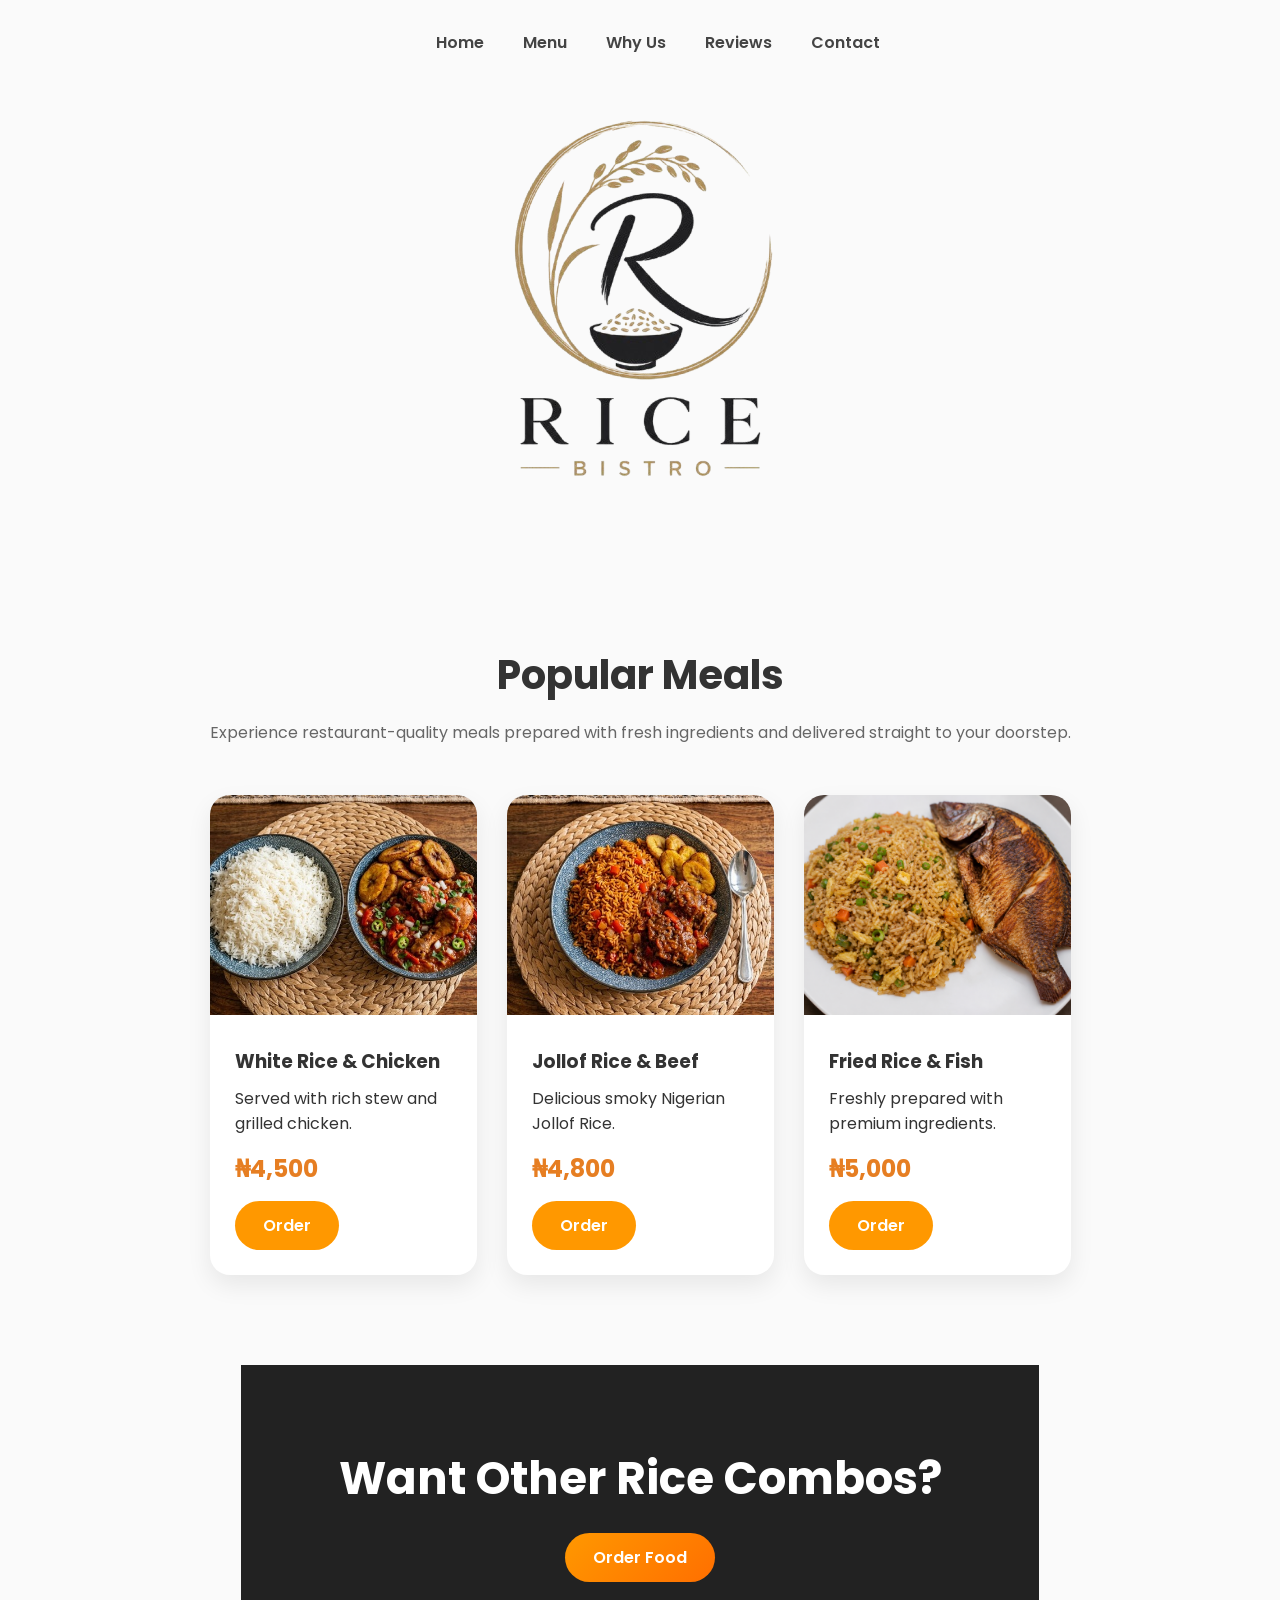
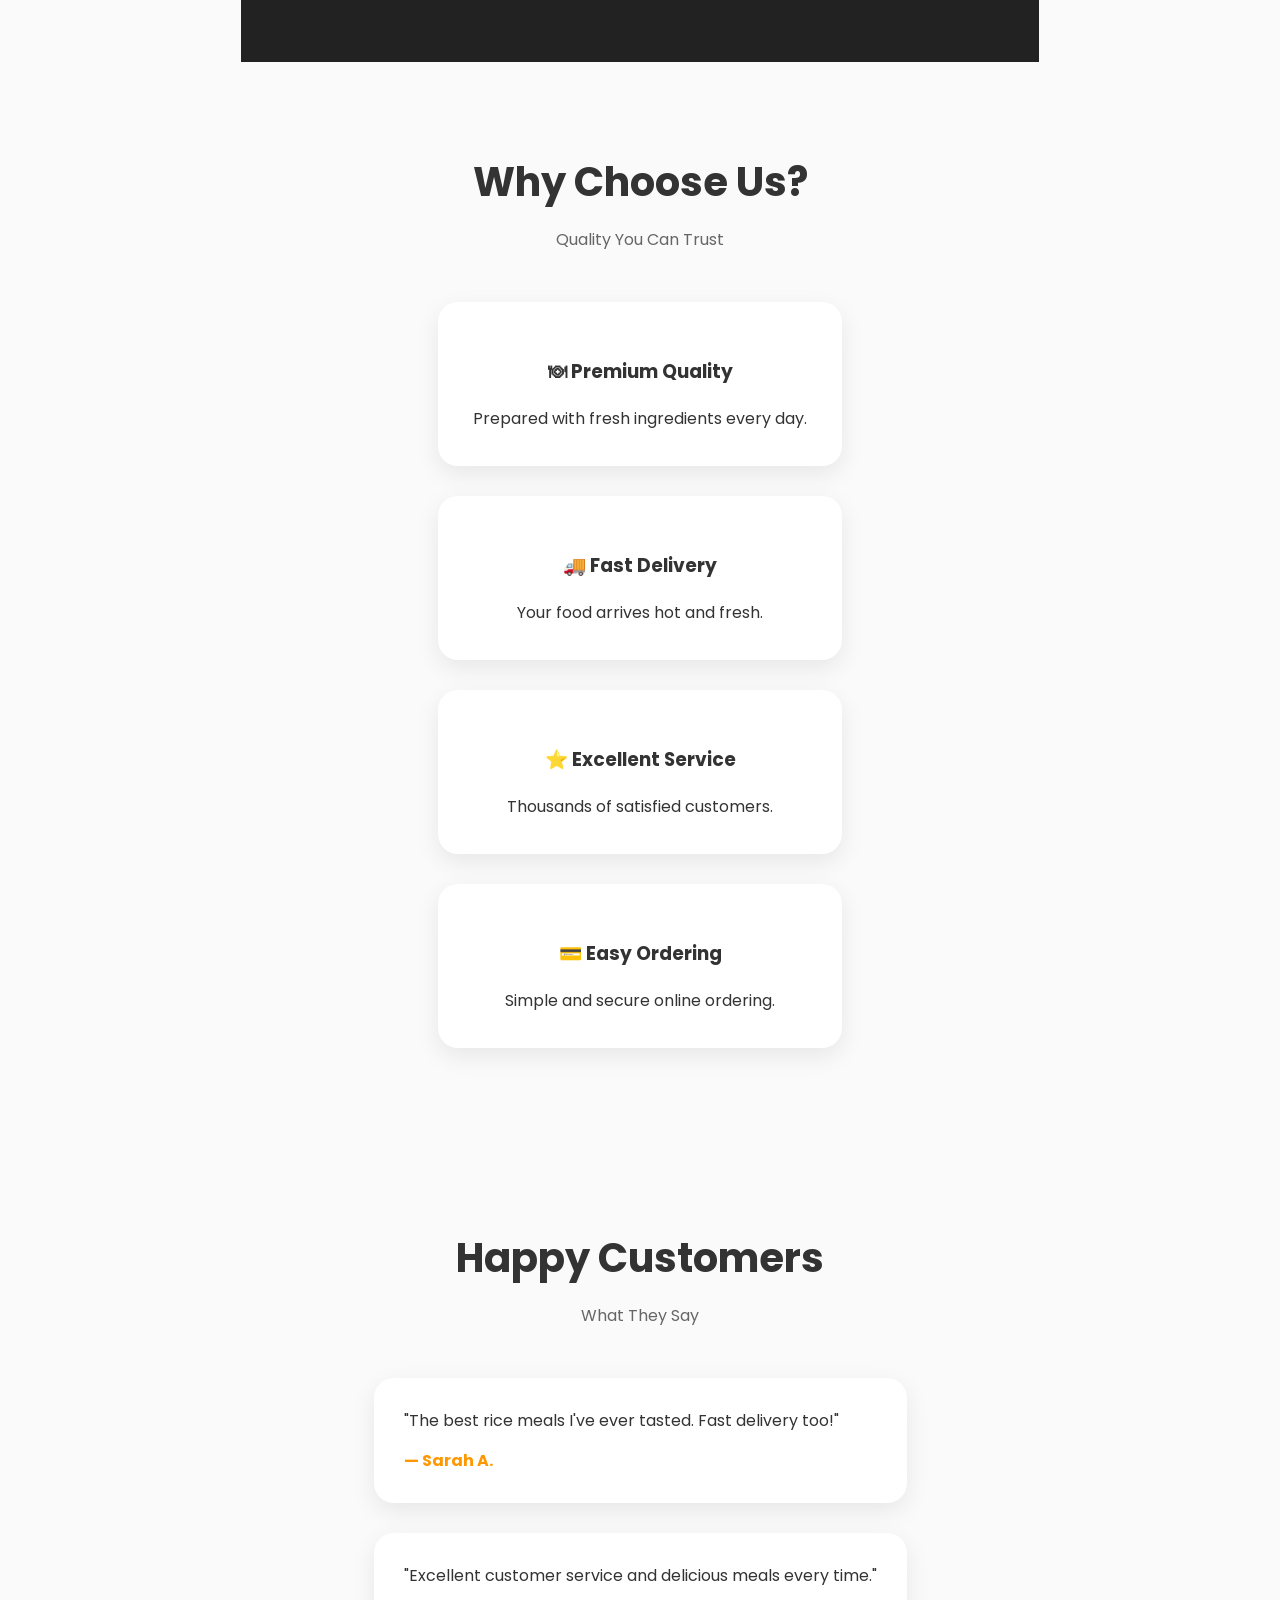
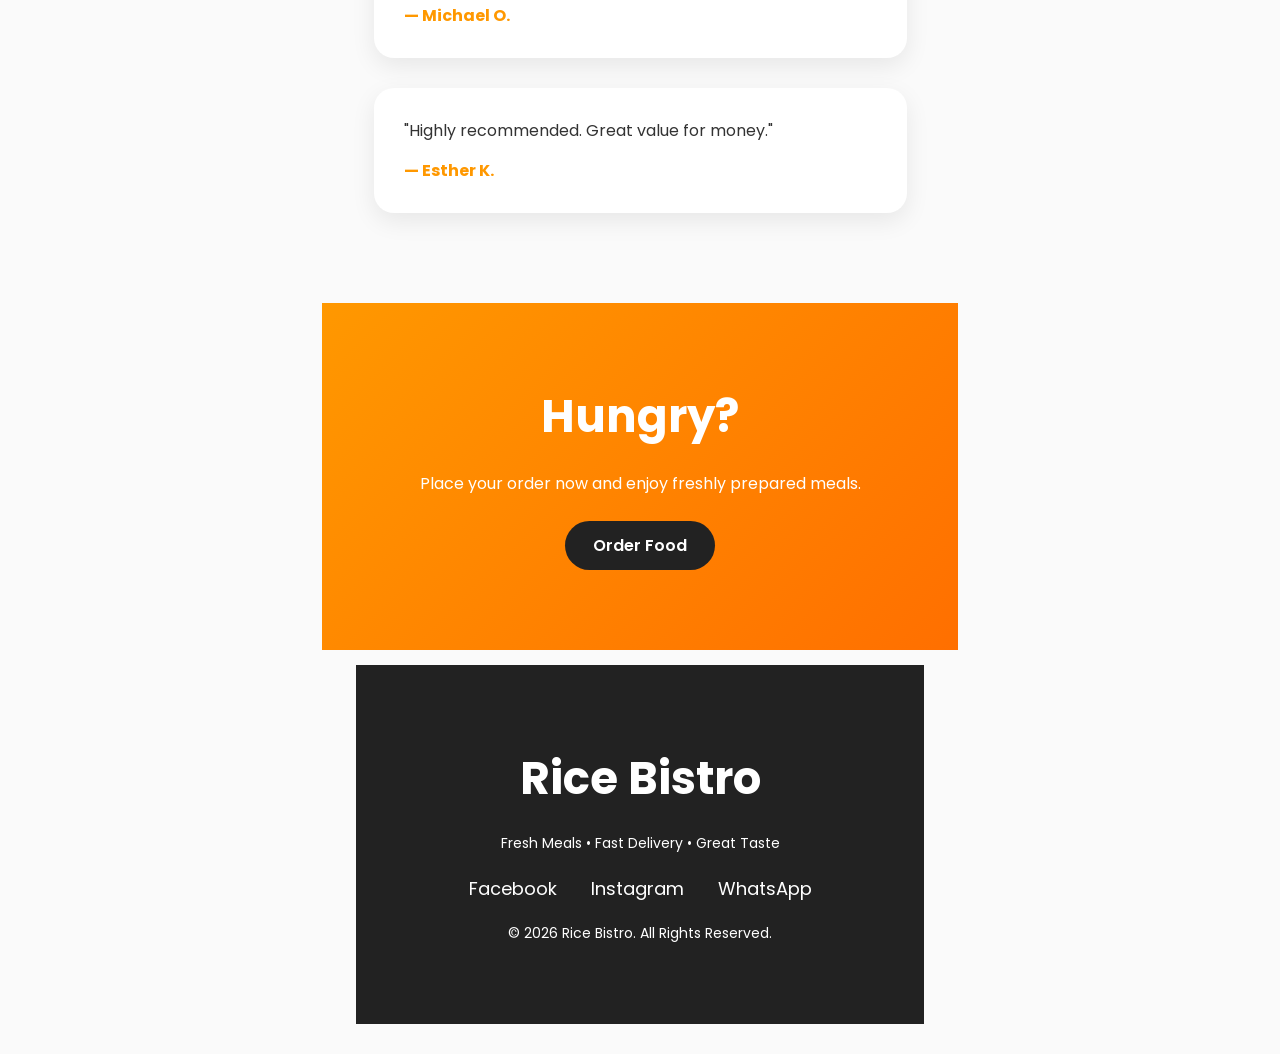
<file: index.html>
<!DOCTYPE html>
<html lang="en">
<head>
    <meta charset="UTF-8">
    <meta name="viewport" content="width=device-width, initial-scale=1.0">
    <title>Rice Bistro</title>
     <link rel="stylesheet" href="./style.css">
    <link rel="icon" href="./Images/ricelogo.png">
    <link href="https://fonts.googleapis.com/css2?family=Poppins:wght@300;400;500;600;700;800&display=swap" rel="stylesheet">
</head>
<body>

<nav>
<a href="#">Home</a>
<a href="#menu">Menu</a>
<a href="#about">Why Us</a>
<a href="#reviews">Reviews</a>
<a href="#contact">Contact</a>
</nav>

</header>

<img class="hero" src="./Images/ricelogo2.png">

<section id="menu">

<h2 class="section-title">Popular Meals</h2>

<p class="subtitle">Experience restaurant-quality meals prepared with fresh ingredients and delivered straight to your doorstep.</p>

<div class="menu">

<div class="card">

<img src="./Images/riceandstew.jfif">

<div class="card-content">

<h3>White Rice & Chicken</h3>

<p>Served with rich stew and grilled chicken.</p>

<div class="price">₦4,500</div>

<a href="./orderform.html" class="order-btn" target="_blank">Order</a>

</div>

</div>

<div class="card">

<img src="./Images/jolllofrice.jfif">

<div class="card-content">

<h3>Jollof Rice & Beef</h3>

<p>Delicious smoky Nigerian Jollof Rice.</p>

<div class="price">₦4,800</div>

<a href="./orderform.html" class="order-btn" target="_blank">Order</a>

</div>

</div>

<div class="card">

<img src="./Images/friedrice.png">

<div class="card-content">

<h3>Fried Rice & Fish</h3>

<p>Freshly prepared with premium ingredients.</p>

<div class="price">₦5,000</div>

<a href="./orderform.html" class="order-btn" target="_blank">Order</a>

</div>

</div>

</div>

</section>

<section class="others">

<h2>Want Other Rice Combos?</h2>

<a href="./orderform.html" class="order-btn" target="_blank">Order Food</a>

</section>

<section id="about">

<h2 class="section-title">Why Choose Us?</h2>

<p class="subtitle">Quality You Can Trust</p>

<div class="features">

<div class="feature">

<h3>🍽 Premium Quality</h3>

<p>Prepared with fresh ingredients every day.</p>

</div>

<div class="feature">

<h3>🚚 Fast Delivery</h3>

<p>Your food arrives hot and fresh.</p>

</div>

<div class="feature">

<h3>⭐ Excellent Service</h3>

<p>Thousands of satisfied customers.</p>

</div>

<div class="feature">

<h3>💳 Easy Ordering</h3>

<p>Simple and secure online ordering.</p>

</div>

</div>

</section>

<section id="reviews">

<h2 class="section-title">Happy Customers</h2>

<p class="subtitle">What They Say</p>

<div class="testimonials">

<div class="testimonial">

<p>"The best rice meals I've ever tasted. Fast delivery too!"</p>

<h4>— Sarah A.</h4>

</div>

<div class="testimonial">

<p>"Excellent customer service and delicious meals every time."</p>

<h4>— Michael O.</h4>

</div>

<div class="testimonial">

<p>"Highly recommended. Great value for money."</p>

<h4>— Esther K.</h4>

</div>

</div>

</section>

<section class="cta">

<h2>Hungry?</h2>

<p>Place your order now and enjoy freshly prepared meals.</p>

<br>

<a href="./orderform.html" class="order-btn" target="_blank">Order Food</a>

</section>

<footer id="contact">

<h3>Rice Bistro</h3>

<p>Fresh Meals • Fast Delivery • Great Taste</p>

<br>

<div class="socials">

<a href="#">Facebook</a>

<a href="#">Instagram</a>

<a href="#">WhatsApp</a>

</div>

<br>

<p>© 2026 Rice Bistro. All Rights Reserved.</p>

</footer>


</body>
</html>
</file>
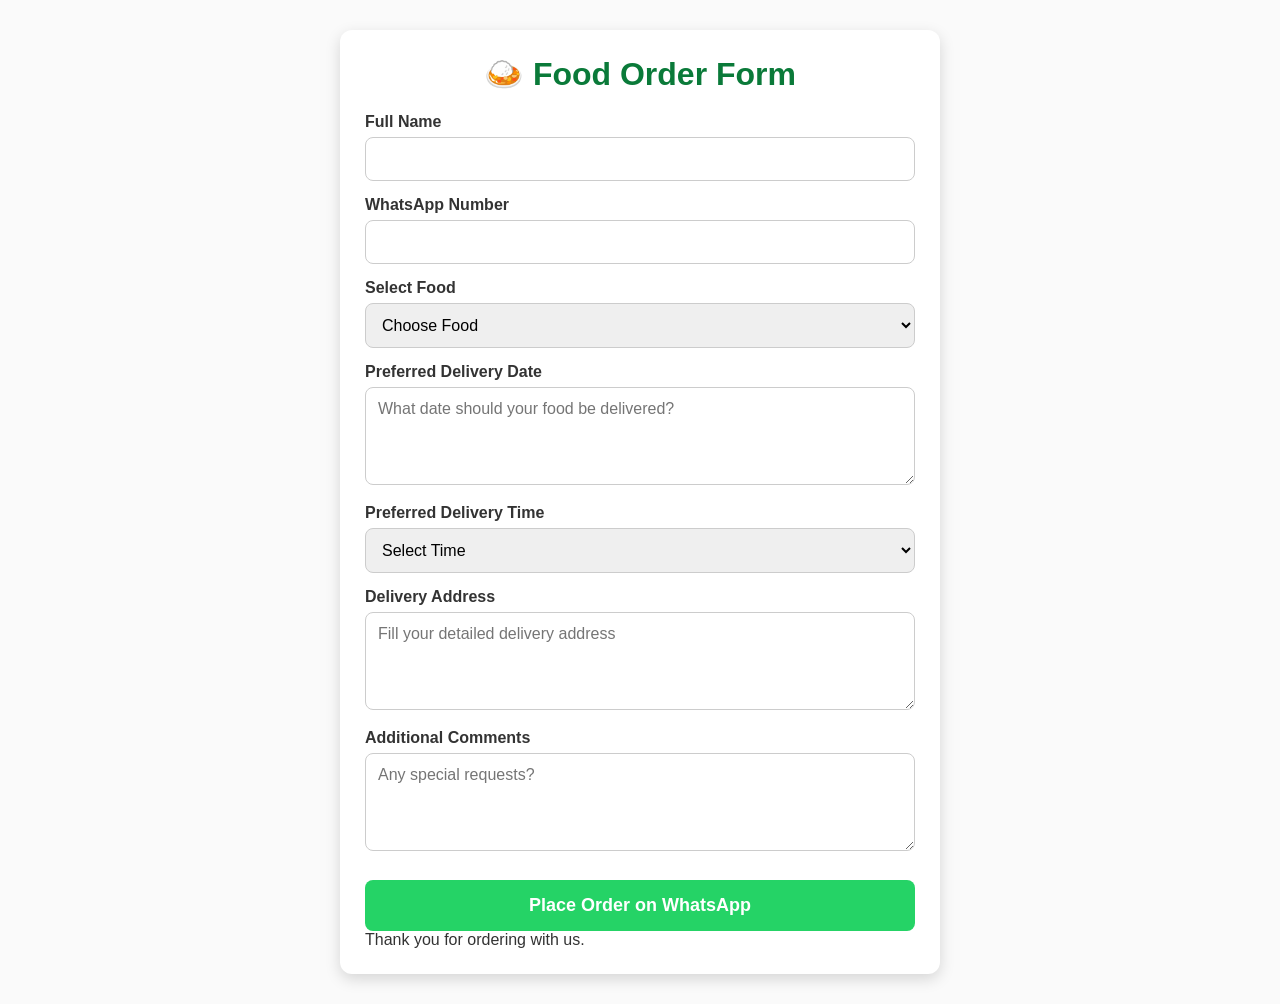
<file: orderform.html>
<!DOCTYPE html>
<html lang="en">
<head>
    <meta charset="UTF-8">
    <meta name="viewport" content="width=device-width, initial-scale=1.0">
    <title>Order Page</title>
     <link rel="stylesheet" href="./style.css">
    <link rel="icon" href="./Images/ricelogo.png">
</head>
<body>
    <div class="container">

<h1>🍛 Food Order Form</h1>

<form id="orderForm">

<label>Full Name</label>
<input type="text" id="name" required>

<label>WhatsApp Number</label>
<input type="tel" id="phone" required>

<label>Select Food</label>
<select id="food" required>

<option value="">Choose Food</option>

<option value="White rice, stew, chicken" data-price="4500">
White rice, stew, chicken - ₦4,500
</option>

<option value="White rice, stew, meat" data-price="4300">
White rice, stew, meat - ₦4,300
</option>

<option value="White rice, stew, fish" data-price="5000">
White rice, stew, fish - ₦5,000
</option>

<option value="Jollof rice, chicken" data-price="4800">
Jollof rice, chicken - ₦4,800
</option>

<option value="Jollof rice, meat" data-price="4600">
Jollof rice, meat - ₦4,600
</option>

<option value="Jollof rice, fish" data-price="5200">
Jollof rice, fish - ₦5,200
</option>

<option value="Fried rice, chicken" data-price="4800">
Fried rice, chicken - ₦4,800
</option>

<option value="Fried rice, meat" data-price="4700">
Fried rice, meat - ₦4,700
</option>

<option value="Fried rice, fish" data-price="5000">
Fried rice, fish - ₦5,000
</option>

<option value="Fried rice and Jollof rice, chicken" data-price="6500">
Fried rice & Jollof rice, chicken - ₦6,500
</option>

<option value="Fried rice and Jollof rice, meat" data-price="6300">
Fried rice & Jollof rice, meat - ₦6,300
</option>

<option value="Fried rice and Jollof rice, fish" data-price="7000">
Fried rice & Jollof rice, fish - ₦7,000
</option>

</select>

<label>Preferred Delivery Date</label>

<textarea id="date" rows="4" placeholder="What date should your food be delivered?"></textarea>


<label>Preferred Delivery Time</label>

<select id="time" required>

<option value="">Select Time</option>
<option>10:00 AM</option>
<option>12:00 PM</option>
<option>2:00 PM</option>
<option>4:00 PM</option>
<option>6:00 PM</option>
<option>8:00 PM</option>

</select>
<label>Delivery Address</label>

<textarea id="address" rows="4" placeholder="Fill your detailed delivery address"></textarea>


<label>Additional Comments</label>

<textarea id="comments" rows="4" placeholder="Any special requests?"></textarea>

<button type="submit">
Place Order on WhatsApp
</button>

</form>

<div class="footer">
Thank you for ordering with us.
</div>

</div>

<script src="./main.js"></script>
</body>
</html>
</file>
<file: style.css>
/* ==========================================================================
   Base Styles & Resets (Merged & De-duplicated)
   ========================================================================== */
* {
    margin: 0;
    padding: 0;
    box-sizing: border-box;
    font-family: 'Poppins', Arial, Helvetica, sans-serif;
}

html {
    scroll-behavior: smooth;
}

body {
    background: #fafafa;
    color: #333;
    overflow-x: hidden;
    display: flex;
    flex-direction: column;
    align-items: center;
    justify-content: center;
    padding: 30px;
}

/* ==========================================================================
   Document 1: Container & Form Components
   ========================================================================== */
.container {
    background: #fff;
    width: 100%;
    max-width: 600px;
    padding: 25px;
    border-radius: 12px;
    box-shadow: 0 5px 15px rgba(0,0,0,.15);
}

h1 {
    text-align: center;
    color: #0a7a39;
    margin-bottom: 20px;
}

label {
    display: block;
    margin-top: 15px;
    margin-bottom: 6px;
    font-weight: bold;
}

input, select, textarea {
    width: 100%;
    padding: 12px;
    border: 1px solid #ccc;
    border-radius: 8px;
    font-size: 16px;
}

textarea {
    resize: vertical;
}

button {
    width: 100%;
    margin-top: 25px;
    padding: 15px;
    background: #25D366;
    color: #fff;
    border: none;
    border-radius: 8px;
    font-size: 18px;
    cursor: pointer;
    font-weight: bold;
}

button:hover {
    background: #128C7E;
}

footer {
    text-align: center;
    margin-top: 15px;
    color: #666;
    font-size: 14px;
}

/* ==========================================================================
   Document 2: Navigation, Layout, & Landing Page Sections
   ========================================================================== */
header {
    position: fixed;
    width: 100%;
    top: 0;
    left: 0;
    background: white;
    display: flex;
    justify-content: space-between;
    align-items: center;
    padding: 18px 8%;
    box-shadow: 0 5px 15px rgba(0,0,0,.08);
    z-index: 999;
}

nav a {
    text-decoration: none;
    margin-left: 35px;
    color: #444;
    font-weight: 600;
    transition: .3s;
}

nav a:hover {
    color: #e67e22;
}

.hero-text {
    max-width: 600px;
}

.hero-text h1 {
    font-size: 60px;
    line-height: 1.2;
    margin-bottom: 20px;
}

.hero-text p {
    font-size: 18px;
    line-height: 1.8;
    margin-bottom: 35px;
}

.buttons {
    display: flex;
    gap: 20px;
}

.btn {
    padding: 16px 38px;
    border-radius: 50px;
    text-decoration: none;
    font-weight: 700;
    transition: .4s;
}

.primary {
    background: #ff9800;
    color: white;
}

.primary:hover {
    background: #ff6f00;
    transform: translateY(-4px);
}

.secondary {
    border: 2px solid white;
    color: white;
    background: green;
}

.secondary:hover {
    background: white;
    color: #333;
}

section {
    padding: 90px 8%;
}

.section-title {
    text-align: center;
    font-size: 40px;
    margin-bottom: 15px;
}

.subtitle {
    text-align: center;
    color: #666;
    margin-bottom: 50px;
}

/* Grids & Cards */
.menu {
    display: grid;
    grid-template-columns: repeat(auto-fit,minmax(260px,1fr));
    gap: 30px;
}

.card {
    background: white;
    border-radius: 20px;
    overflow: hidden;
    box-shadow: 0 10px 25px rgba(0,0,0,.08);
    transition: .4s;
}

.card:hover {
    transform: translateY(-10px);
}

.card img {
    width: 100%;
    height: 220px;
    object-fit: cover;
}

.card-content {
    padding: 25px;
}

.card h3 {
    margin-bottom: 10px;
}

.price {
    font-size: 24px;
    color: #e67e22;
    font-weight: bold;
    margin: 15px 0;
}

.order-btn {
    display: inline-block;
    padding: 12px 28px;
    background: #ff9800;
    color: white;
    text-decoration: none;
    border-radius: 40px;
    font-weight: 600;
    transition: .3s;
}

.order-btn:hover {
    background: #ff6f00;
}

.features {
    display: grid;
    grid-template-columns: repeat(auto-fit,minmax(250px,1fr));
    gap: 30px;
}

.feature {
    background: white;
    padding: 35px;
    text-align: center;
    border-radius: 20px;
    box-shadow: 0 8px 25px rgba(0,0,0,.08);
}

.feature h3 {
    margin: 20px 0;
}

.testimonials {
    display: grid;
    grid-template-columns: repeat(auto-fit,minmax(300px,1fr));
    gap: 30px;
}

.testimonial {
    background: white;
    padding: 30px;
    border-radius: 20px;
    box-shadow: 0 8px 25px rgba(0,0,0,.08);
}

.testimonial h4 {
    margin-top: 15px;
    color: #ff9800;
}

/* Call to Action & Footer */
.others {
    background: #222;
    padding: 80px 8%;
    text-align: center;
    color: white;
}

.others h2 {
    font-size: 45px;
    margin-bottom: 20px;
}
.others a {
    background: linear-gradient(135deg,#ff9800,#ff6f00);
}

.cta {
    background: linear-gradient(135deg,#ff9800,#ff6f00);
    padding: 80px 8%;
    text-align: center;
    color: white;
}

.cta h2 {
    font-size: 45px;
    margin-bottom: 20px;
}
.cta a {
    background: #222;
}

footer {
    background: #222;
    color: white;
    padding: 80px 8%;
    text-align: center;
}
footer h3 {
    font-size: 45px;
    margin-bottom: 20px;
}

.socials a {
    text-decoration: none;
    color: white;
    margin: 0 15px;
    font-size: 18px;
}

/* ==========================================================================
   Media Queries
   ========================================================================== */
@media(max-width:900px){
    .hero {
        text-align: center;
        justify-content: center;
    }
    .hero-text h1 {
        font-size: 42px;
    }
    nav {
        display: none;
    }
    .buttons {
        justify-content: center;
        flex-wrap: wrap;
    }
}
</file>
